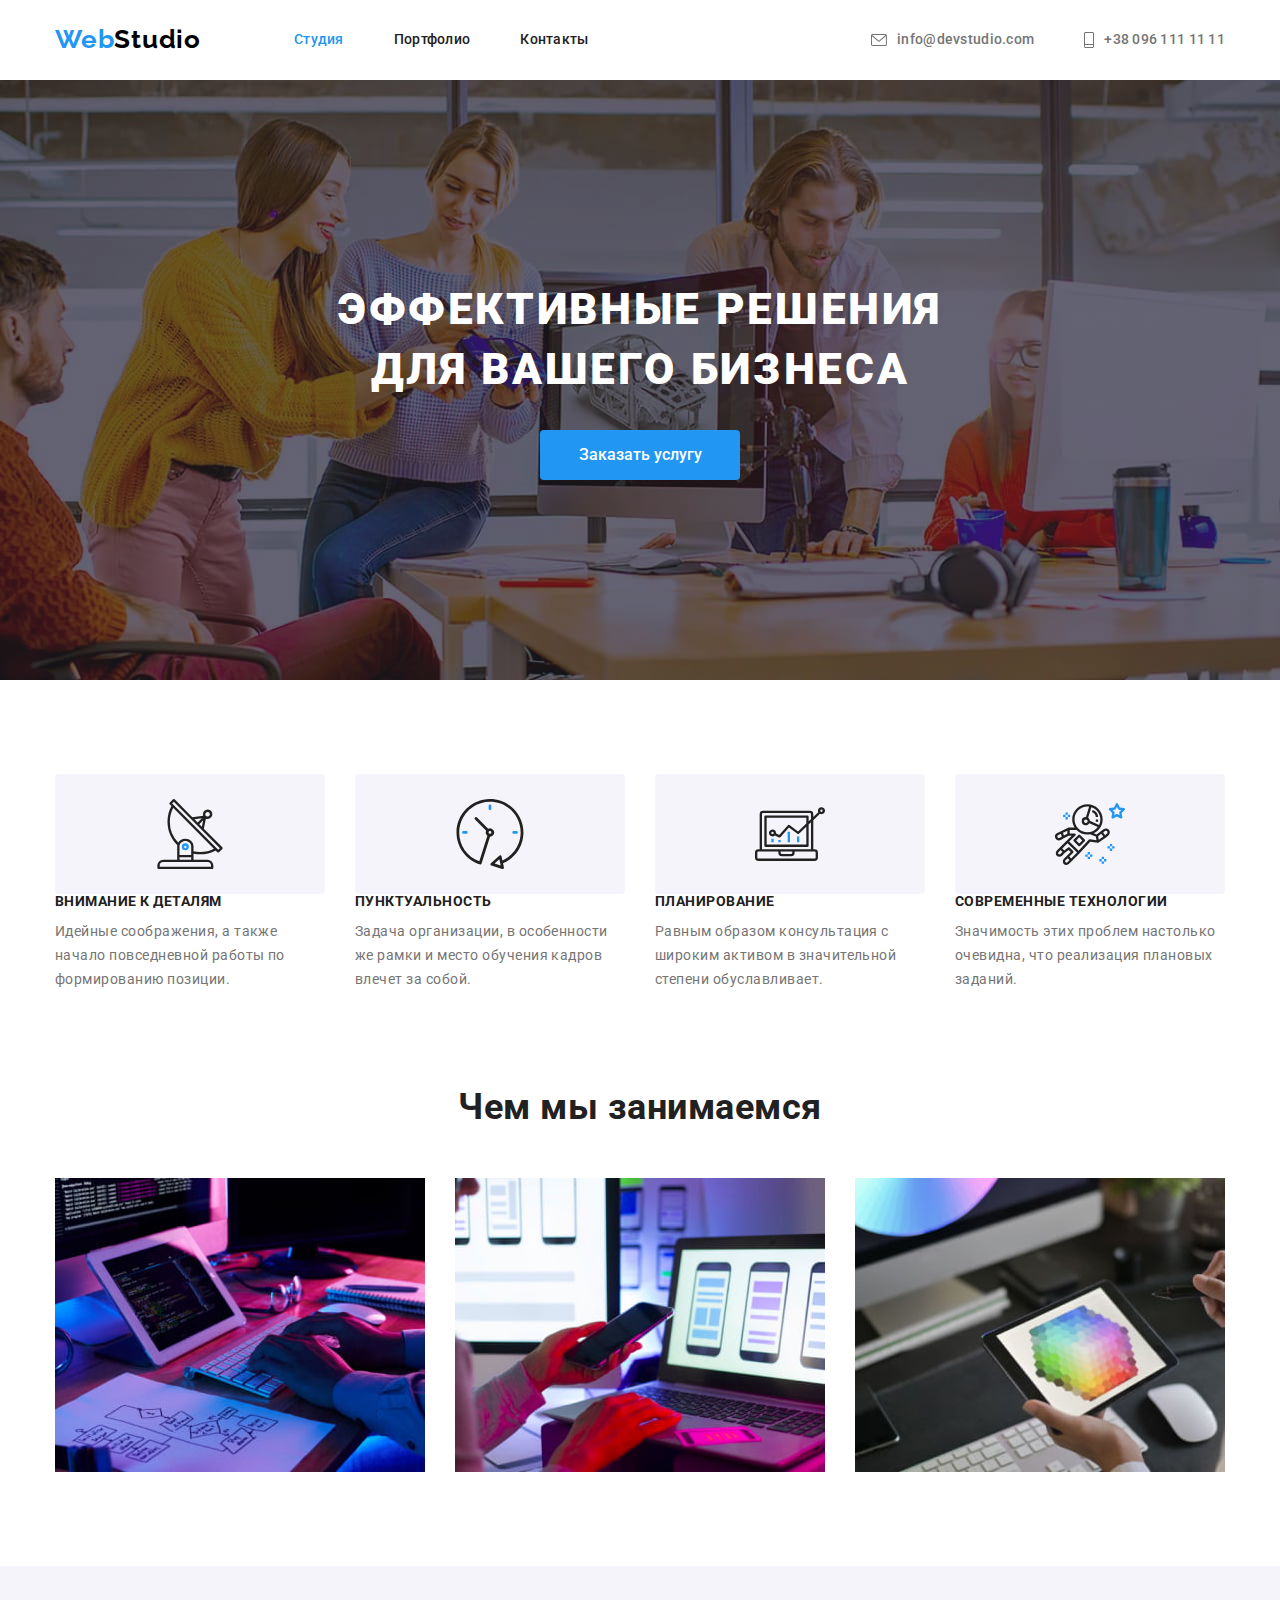
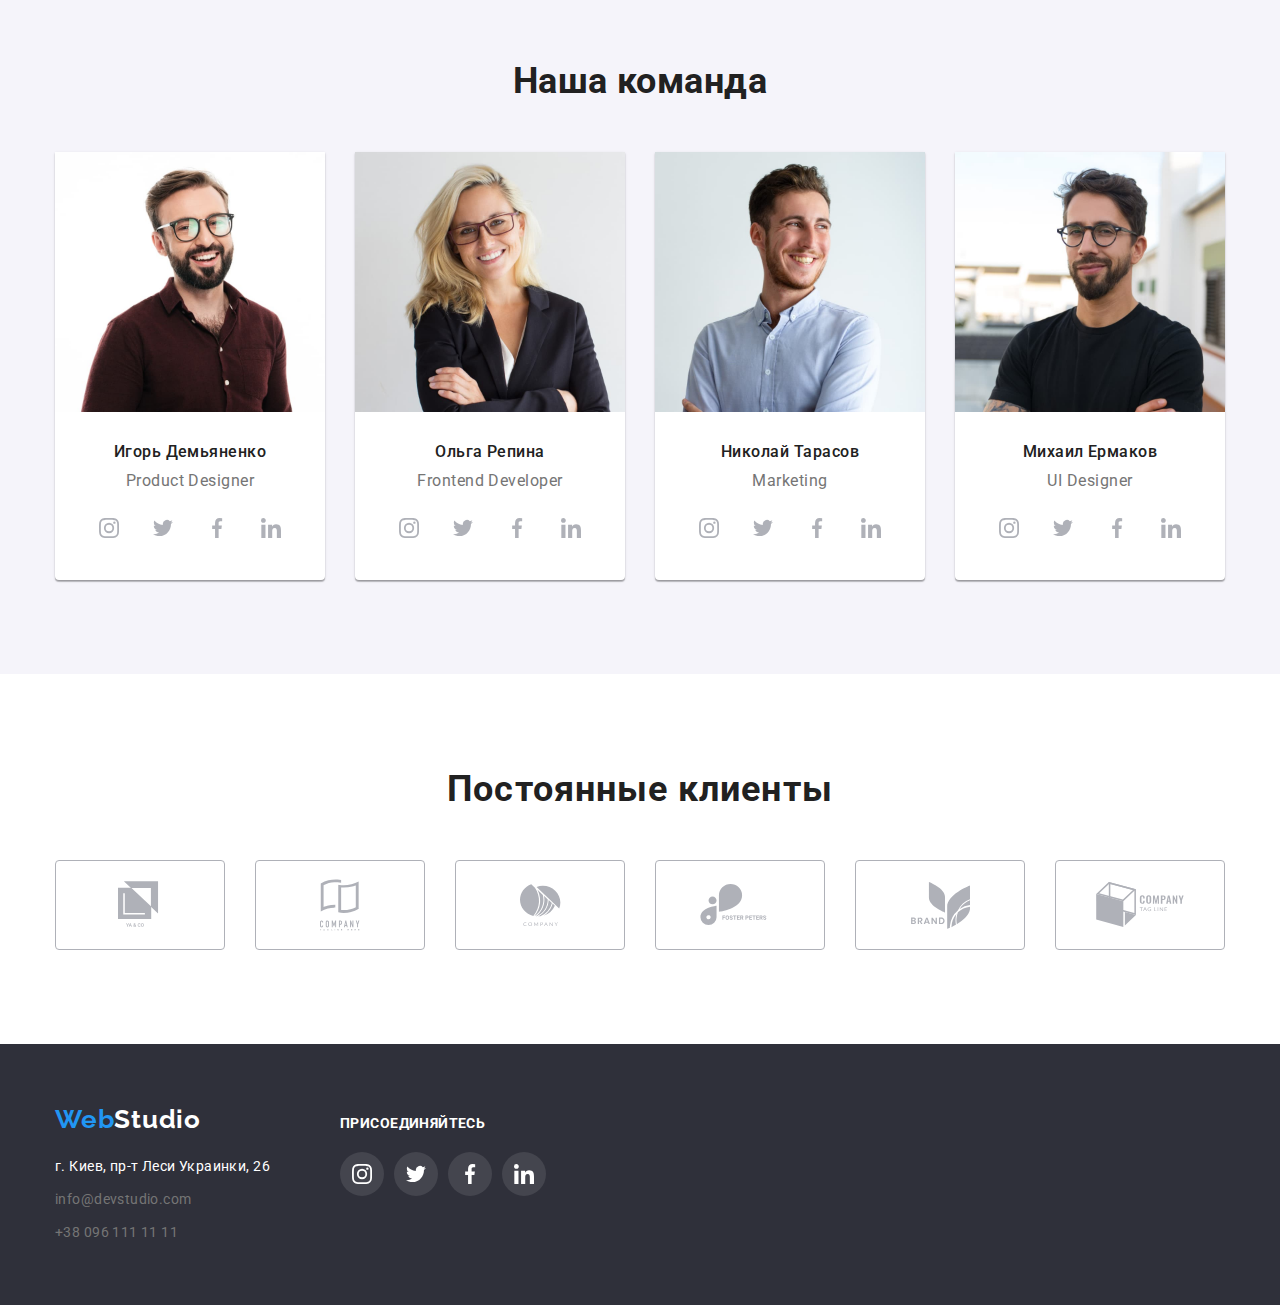
<file: index.html>
<!DOCTYPE html>
<html lang="ru">
  <head>
    <meta charset="UTF-8" />
    <meta name="viewport" content="width=device-width, initial-scale=1.0" />
    <title>Студия</title>
    <link
      rel="stylesheet"
      href="https://cdnjs.cloudflare.com/ajax/libs/modern-normalize/1.0.0/modern-normalize.min.css"
    />
    <link rel="preconnect" href="https://fonts.gstatic.com" />
    <link
      href="https://fonts.googleapis.com/css2?family=Raleway:wght@700&family=Roboto:wght@400;500;700;900&display=swap"
      rel="stylesheet"
    />
    <link rel="stylesheet" href="./css/style.css" />
  </head>
  <body>
    <header>
      <div class="container header">
        <nav class="main-nav">
          <a href="./index.html" class="logo link"
            ><span lang="en" class="accent">Web</span>Studio</a
          >

          <ul class="site-nav list">
            <li class="item">
              <a href="./index.html" class="link current">Студия</a>
            </li>
            <li class="item">
              <a href="./portfolio.html" class="link">Портфолио</a>
            </li>
            <li class="item"><a href="" class="link">Контакты</a></li>
          </ul>
        </nav>

        <ul class="contacts-nav list">
          <li class="item">
            <a href="mailto:info@devstudio.com" class="link"
              ><svg class="icon-mail" width="16px" height="12px">
                <use href="./images/symbol-defs.svg#icon-envelope"></use>
              </svg>
              info@devstudio.com</a
            >
          </li>
          <li class="item">
            <a href="tel:+380961111111" class="link"
              ><svg class="icon-smartphone" width="10px" height="16px">
                <use href="./images/symbol-defs.svg#icon-smartphone"></use>
              </svg>
              +38 096 111 11 11</a
            >
          </li>
        </ul>
      </div>
    </header>

    <main>
      <section class="hero">
        <div class="hero-img">
          <h1 class="hero-tittle">
            Эффективные решения<br />для вашего бизнеса
          </h1>
          <button type="button" class="button primary">Заказать услугу</button>
        </div>
      </section>

      <section class="section-studio">
        <h2 class="section-tittle visually-hidden">
          Конкурентные преимущества компании
        </h2>
        <div class="container">
          <ul class="about-us list">
            <li class="item">
              <div class="icon-studio">
                <svg class="icon" width="70px" height="70px">
                  <use href="./images/symbol-defs.svg#icon-antenna"></use>
                </svg>
              </div>
              <h3 class="section-tittle">Внимание к деталям</h3>
              <p class="section-text">
                Идейные соображения, а также начало повседневной работы по
                формированию позиции.
              </p>
            </li>
            <li class="item">
              <div class="icon-studio">
                <svg class="icon" width="70px" height="70px">
                  <use href="./images/symbol-defs.svg#icon-clock"></use>
                </svg>
              </div>
              <h3 class="section-tittle">Пунктуальность</h3>
              <p class="section-text">
                Задача организации, в особенности же рамки и место обучения
                кадров влечет за собой.
              </p>
            </li>
            <li class="item">
              <div class="icon-studio">
                <svg class="icon" width="70px" height="70px">
                  <use href="./images/symbol-defs.svg#icon-diagram"></use>
                </svg>
              </div>
              <h3 class="section-tittle">Планирование</h3>
              <p class="section-text">
                Равным образом консультация с широким активом в значительной
                степени обуславливает.
              </p>
            </li>
            <li class="item">
              <div class="icon-studio">
                <svg class="icon" width="70px" height="70px">
                  <use href="./images/symbol-defs.svg#icon-astronaut"></use>
                </svg>
              </div>
              <h3 class="section-tittle">Современные технологии</h3>
              <p class="section-text">
                Значимость этих проблем настолько очевидна, что реализация
                плановых заданий.
              </p>
            </li>
          </ul>
        </div>
      </section>

      <section class="features">
        <div class="container">
          <h2 class="features-tittle">Чем мы занимаемся</h2>
          <ul class="features-list list">
            <li class="item">
              <img
                src="./images/img1.jpg"
                alt="Программист за работой"
                width="370"
              />
            </li>
            <li class="item">
              <img
                src="./images/img2.jpg"
                alt="Веб дизайнер работает над интерфейсом приложения смартфона"
                width="370"
              />
            </li>
            <li class="item">
              <img
                src="./images/img3.jpg"
                alt="Веб дизайнер работает на планшете выбирая палитру"
                width="370"
              />
            </li>
          </ul>
        </div>
      </section>

      <section class="team">
        <div class="container">
          <h2 class="team-tittle">Наша команда</h2>
          <ul class="team-list list">
            <li class="team-list-item">
              <img
                class="team-card"
                src="./images/img-igor-demyanenko.jpg"
                alt="фото-портрет Игоря Демьяненко"
                width="270"
              />
              <h3 class="teammate">Игорь Демьяненко</h3>
              <p class="teammate-profession">Product Designer</p>
              <ul class="team-social list">
                <li class="item">
                  <a href="" class="social-link" aria-label="instagram"
                    ><svg width="20px" height="20px">
                      <use href="./images/symbol-defs.svg#icon-instagram"></use>
                    </svg>
                  </a>
                </li>
                <li class="item">
                  <a href="" class="social-link" aria-label="twitter"
                    ><svg width="20px" height="20px">
                      <use href="./images/symbol-defs.svg#icon-twitter"></use>
                    </svg>
                  </a>
                </li>
                <li class="item">
                  <a href="" class="social-link" aria-label="facebook"
                    ><svg width="20px" height="20px">
                      <use href="./images/symbol-defs.svg#icon-facebook"></use>
                    </svg>
                  </a>
                </li>
                <li class="item">
                  <a href="" class="social-link" aria-label="linkedin"
                    ><svg width="20px" height="20px">
                      <use href="./images/symbol-defs.svg#icon-linkedin"></use>
                    </svg>
                  </a>
                </li>
              </ul>
            </li>
            <li class="team-list-item">
              <img
                class="team-card"
                src="./images/img-olga-repina.jpg"
                alt="фото-портрет Ольги Репиной"
                width="270"
              />
              <h3 class="teammate">Ольга Репина</h3>
              <p class="teammate-profession">Frontend Developer</p>
              <ul class="team-social list">
                <li class="item">
                  <a href="" class="social-link" aria-label="instagram"
                    ><svg width="20px" height="20px">
                      <use href="./images/symbol-defs.svg#icon-instagram"></use>
                    </svg>
                  </a>
                </li>
                <li class="item">
                  <a href="" class="social-link" aria-label="twitter"
                    ><svg width="20px" height="20px">
                      <use href="./images/symbol-defs.svg#icon-twitter"></use>
                    </svg>
                  </a>
                </li>
                <li class="item">
                  <a href="" class="social-link" aria-label="facebook"
                    ><svg width="20px" height="20px">
                      <use href="./images/symbol-defs.svg#icon-facebook"></use>
                    </svg>
                  </a>
                </li>
                <li class="item">
                  <a href="" class="social-link" aria-label="linkedin"
                    ><svg width="20px" height="20px">
                      <use href="./images/symbol-defs.svg#icon-linkedin"></use>
                    </svg>
                  </a>
                </li>
              </ul>
            </li>
            <li class="team-list-item">
              <img
                class="team-card"
                src="./images/img-nikolay-tarasov.jpg"
                alt="фото-портрет Николая Тарасова"
                width="270"
              />
              <h3 class="teammate">Николай Тарасов</h3>
              <p class="teammate-profession">Marketing</p>
              <ul class="team-social list">
                <li class="item">
                  <a href="" class="social-link" aria-label="instagram"
                    ><svg width="20px" height="20px">
                      <use href="./images/symbol-defs.svg#icon-instagram"></use>
                    </svg>
                  </a>
                </li>
                <li class="item">
                  <a href="" class="social-link" aria-label="twitter"
                    ><svg width="20px" height="20px">
                      <use href="./images/symbol-defs.svg#icon-twitter"></use>
                    </svg>
                  </a>
                </li>
                <li class="item">
                  <a href="" class="social-link" aria-label="facebook"
                    ><svg width="20px" height="20px">
                      <use href="./images/symbol-defs.svg#icon-facebook"></use>
                    </svg>
                  </a>
                </li>
                <li class="item">
                  <a href="" class="social-link" aria-label="linkedin"
                    ><svg width="20px" height="20px">
                      <use href="./images/symbol-defs.svg#icon-linkedin"></use>
                    </svg>
                  </a>
                </li>
              </ul>
            </li>
            <li class="team-list-item">
              <img
                class="team-card"
                src="./images/img-mihail-ermakov.jpg"
                alt="фото-портрет Михаила Ермакова"
                width="270"
              />
              <h3 class="teammate">Михаил Ермаков</h3>
              <p class="teammate-profession">UI Designer</p>
              <ul class="team-social list">
                <li class="item">
                  <a href="" class="social-link" aria-label="instagram"
                    ><svg width="20px" height="20px">
                      <use href="./images/symbol-defs.svg#icon-instagram"></use>
                    </svg>
                  </a>
                </li>
                <li class="item">
                  <a href="" class="social-link" aria-label="twitter"
                    ><svg width="20px" height="20px">
                      <use href="./images/symbol-defs.svg#icon-twitter"></use>
                    </svg>
                  </a>
                </li>
                <li class="item">
                  <a href="" class="social-link" aria-label="facebook"
                    ><svg width="20px" height="20px">
                      <use href="./images/symbol-defs.svg#icon-facebook"></use>
                    </svg>
                  </a>
                </li>
                <li class="item">
                  <a href="" class="social-link" aria-label="linkedin"
                    ><svg width="20px" height="20px">
                      <use href="./images/symbol-defs.svg#icon-linkedin"></use>
                    </svg>
                  </a>
                </li>
              </ul>
            </li>
          </ul>
        </div>
      </section>

      <section class="clients">
        <div class="container">
          <h2 class="clients-tittle">Постоянные клиенты</h2>
          <ul class="clients-logo list">
            <li class="item">
              <a href="" class="client-link"
                ><svg width="44.27px" height="49.23px">
                  <use href="./images/symbol-defs.svg#icon-logo-one"></use>
                </svg>
              </a>
            </li>
            <li class="item">
              <a href="" class="client-link"
                ><svg width="40px" height="52px">
                  <use href="./images/symbol-defs.svg#icon-logo-two"></use>
                </svg>
              </a>
            </li>
            <li class="item">
              <a href="" class="client-link"
                ><svg width="41px" height="42.6px">
                  <use href="./images/symbol-defs.svg#icon-logo-three"></use>
                </svg>
              </a>
            </li>
            <li class="item">
              <a href="" class="client-link"
                ><svg width="79.66px" height="42.02px">
                  <use href="./images/symbol-defs.svg#icon-logo-four"></use>
                </svg>
              </a>
            </li>
            <li class="item">
              <a href="" class="client-link"
                ><svg width="59px" height="47px">
                  <use href="./images/symbol-defs.svg#icon-logo-five"></use>
                </svg>
              </a>
            </li>
            <li class="item">
              <a href="" class="client-link"
                ><svg width="88.48px" height="45.44px">
                  <use href="./images/symbol-defs.svg#icon-logo-six"></use>
                </svg>
              </a>
            </li>
          </ul>
        </div>
      </section>
    </main>

    <footer class="footer">
      <div class="container">
        <div class="footer-left">
          <a href="./index.html" class="logo link"
            ><span lang="en" class="accent">Web</span
            ><span class="footer-logo">Studio</span></a
          >
          <address>г. Киев, пр-т Леси Украинки, 26</address>
          <ul class="contacts-nav list footer-contacts">
            <li class="footer-item">
              <a href="mailto:info@devstudio.com" class="link"
                >info@devstudio.com</a
              >
            </li>
            <li class="footer-item">
              <a href="tel:+380961111111" class="link">+38 096 111 11 11</a>
            </li>
          </ul>
        </div>

        <div class="footer-social">
          <p class="tittle">присоединяйтесь</p>
          <ul class="footer-social-list list">
            <li class="item">
              <a href="" class="social-link" aria-label="instagram"
                ><svg width="20px" height="20px">
                  <use href="./images/symbol-defs.svg#icon-instagram"></use>
                </svg>
              </a>
            </li>
            <li class="item">
              <a href="" class="social-link" aria-label="twitter"
                ><svg width="20px" height="20px">
                  <use href="./images/symbol-defs.svg#icon-twitter"></use>
                </svg>
              </a>
            </li>
            <li class="item">
              <a href="" class="social-link" aria-label="facebook"
                ><svg width="20px" height="20px">
                  <use href="./images/symbol-defs.svg#icon-facebook"></use>
                </svg>
              </a>
            </li>
            <li class="item">
              <a href="" class="social-link" aria-label="linkedin"
                ><svg width="20px" height="20px">
                  <use href="./images/symbol-defs.svg#icon-linkedin"></use>
                </svg>
              </a>
            </li>
          </ul>
        </div>
      </div>
    </footer>
  </body>
</html>
</file>
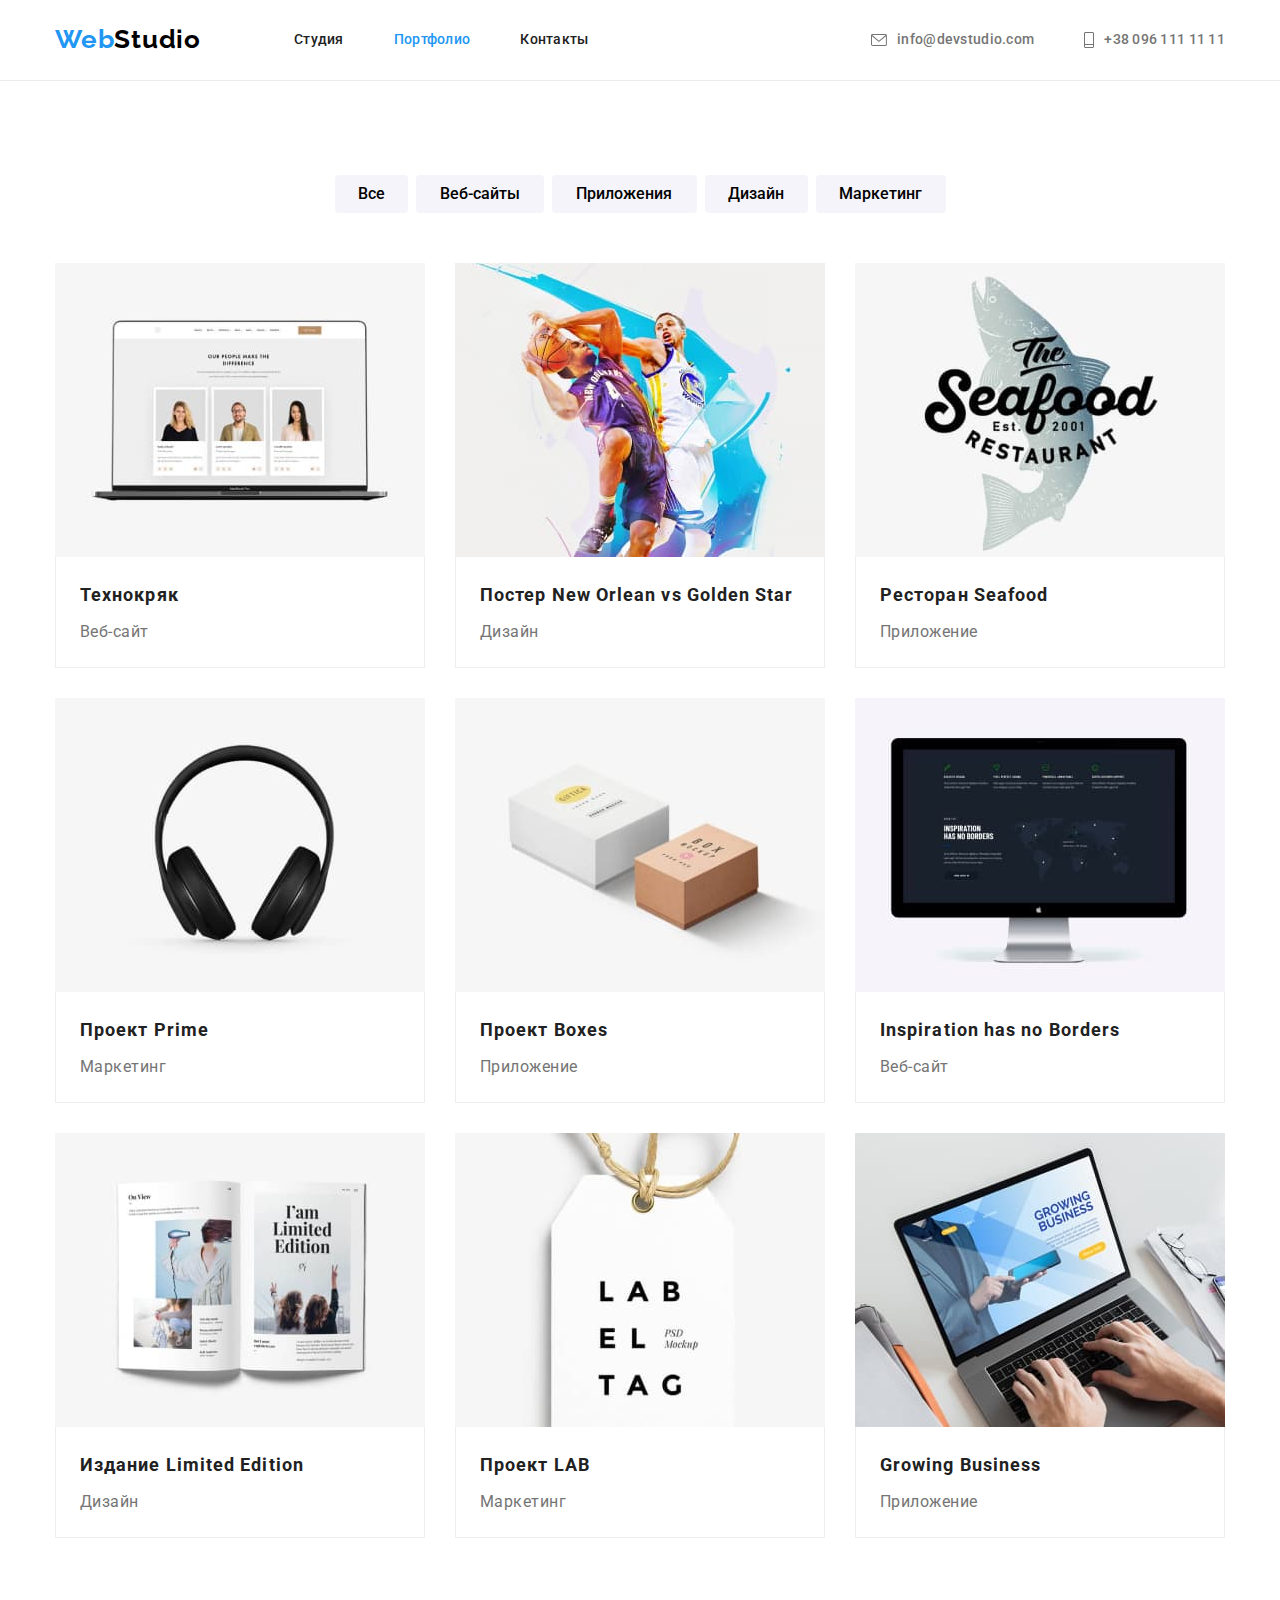
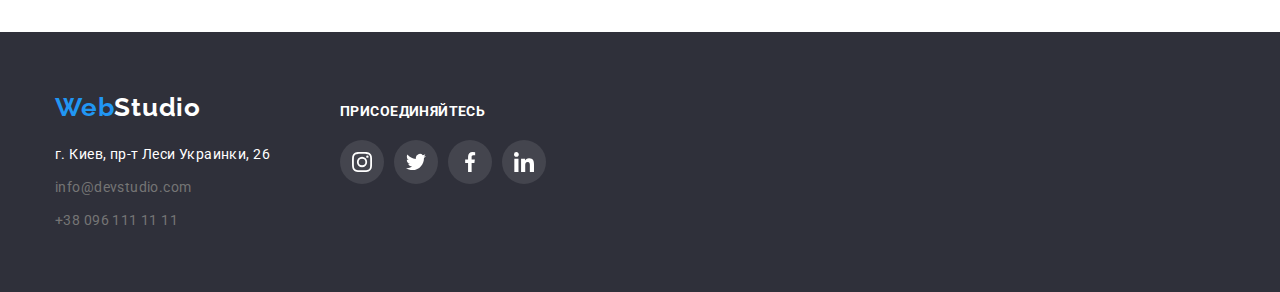
<file: portfolio.html>
<!DOCTYPE html>
<html lang="ru">
  <head>
    <meta charset="UTF-8" />
    <meta name="viewport" content="width=device-width, initial-scale=1.0" />
    <title>Портфолио</title>
    <link
      rel="stylesheet"
      href="https://cdnjs.cloudflare.com/ajax/libs/modern-normalize/1.0.0/modern-normalize.min.css"
    />
    <link rel="preconnect" href="https://fonts.gstatic.com" />
    <link
      href="https://fonts.googleapis.com/css2?family=Raleway:wght@700&family=Roboto:wght@400;500;700;900&display=swap"
      rel="stylesheet"
    />
    <link rel="stylesheet" href="./css/style.css" />
  </head>
  <body>
    <header class="portfolio-header">
      <div class="container header">
        <nav class="main-nav">
          <a href="./index.html" class="logo link"
            ><span lang="en" class="accent">Web</span>Studio</a
          >

          <ul class="site-nav list">
            <li class="item">
              <a href="./index.html" class="link">Студия</a>
            </li>
            <li class="item">
              <a href="./portfolio.html" class="link current">Портфолио</a>
            </li>
            <li class="item"><a href="" class="link">Контакты</a></li>
          </ul>
        </nav>

        <ul class="contacts-nav list">
          <li class="item">
            <a href="mailto:info@devstudio.com" class="link"
              ><svg class="icon-mail" width="16px" height="12px">
                <use href="./images/symbol-defs.svg#icon-envelope"></use>
              </svg>
              info@devstudio.com</a
            >
          </li>
          <li class="item">
            <a href="tel:+380961111111" class="link"
              ><svg class="icon-smartphone" width="10px" height="16px">
                <use href="./images/symbol-defs.svg#icon-smartphone"></use>
              </svg>
              +38 096 111 11 11</a
            >
          </li>
        </ul>
      </div>
    </header>

    <main>
      <section class="examples">
        <div class="container">
          <h1 class="visually-hidden">Портфолио</h1>
          <ul class="portfolio-buttons list">
            <li class="item">
              <button
                type="button"
                class="button gallery-button-all buttons-shadow"
              >
                Все
              </button>
            </li>
            <li class="item">
              <button
                type="button"
                class="button gallery-button-web buttons-shadow"
              >
                Веб-сайты
              </button>
            </li>
            <li class="item">
              <button
                type="button"
                class="button gallery-button-app buttons-shadow"
              >
                Приложения
              </button>
            </li>
            <li class="item">
              <button
                type="button"
                class="button gallery-button-design buttons-shadow"
              >
                Дизайн
              </button>
            </li>
            <li class="item">
              <button
                type="button"
                class="button gallery-button-marketing buttons-shadow"
              >
                Маркетинг
              </button>
            </li>
          </ul>

          <ul class="examples-cards list">
            <li class="card">
              <a href="" class="link"
                ><img
                  src="./images/tehnokryak.jpg"
                  alt="Изображение открытого ноутбука"
                  width="370"
                />
                <div class="examples-content">
                  <h2 class="examples-tittle">Технокряк</h2>
                  <p class="examples-text">Веб-сайт</p>
                </div>
              </a>
            </li>
            <li class="card">
              <a href="" class="link"
                ><img
                  src="./images/New-Orlean-vs-Golden-Star.jpg"
                  alt="Изображение двух баскетболистов"
                  width="370"
                />
                <div class="examples-content">
                  <h2 class="examples-tittle">
                    Постер New Orlean vs Golden Star
                  </h2>
                  <p class="examples-text">Дизайн</p>
                </div>
              </a>
            </li>
            <li class="card">
              <a href="" class="link"
                ><img
                  src="./images/Ресторан-Seafood.jpg"
                  alt="Логотип ресторана"
                  width="370"
                />
                <div class="examples-content">
                  <h2 class="examples-tittle">Ресторан Seafood</h2>
                  <p class="examples-text">Приложение</p>
                </div>
              </a>
            </li>
            <li class="card">
              <a href="" class="link"
                ><img
                  src="./images/Проект-Prime.jpg"
                  alt="Изображение наушников"
                  width="370"
                />
                <div class="examples-content">
                  <h2 class="examples-tittle">Проект Prime</h2>
                  <p class="examples-text">Маркетинг</p>
                </div>
              </a>
            </li>
            <li class="card">
              <a href="" class="link"
                ><img
                  src="./images/Проект-Boxes.jpg"
                  alt="Изображение двух коробок"
                  width="370"
                />
                <div class="examples-content">
                  <h2 class="examples-tittle">Проект Boxes</h2>
                  <p class="examples-text">Приложение</p>
                </div>
              </a>
            </li>
            <li class="card">
              <a href="" class="link"
                ><img
                  src="./images/Inspiration-has-no-Borders.jpg"
                  alt="Изображение монитора"
                  width="370"
                />
                <div class="examples-content">
                  <h2 class="examples-tittle">Inspiration has no Borders</h2>
                  <p class="examples-text">Веб-сайт</p>
                </div>
              </a>
            </li>
            <li class="card">
              <a href="" class="link"
                ><img
                  src="./images/Издание-Limited-Edition.jpg"
                  alt="Изображение открытой книги"
                  width="370"
                />
                <div class="examples-content">
                  <h2 class="examples-tittle">Издание Limited Edition</h2>
                  <p class="examples-text">Дизайн</p>
                </div>
              </a>
            </li>
            <li class="card">
              <a href="" class="link"
                ><img
                  src="./images/Проект-LAB.jpg"
                  alt="Изображение бирки с названием"
                  width="370"
                />
                <div class="examples-content">
                  <h2 class="examples-tittle">Проект LAB</h2>
                  <p class="examples-text">Маркетинг</p>
                </div>
              </a>
            </li>
            <li class="card">
              <a href="" class="link"
                ><img
                  src="./images/Growing-Business.jpg"
                  alt="Изображение ноутбука на котором работают"
                  width="370"
                />
                <div class="examples-content">
                  <h2 class="examples-tittle">Growing Business</h2>
                  <p class="examples-text">Приложение</p>
                </div>
              </a>
            </li>
          </ul>
        </div>
      </section>
    </main>

    <footer class="footer">
      <div class="container">
        <div class="footer-left">
          <a href="./index.html" class="logo link"
            ><span lang="en" class="accent">Web</span
            ><span class="footer-logo">Studio</span></a
          >
          <address>г. Киев, пр-т Леси Украинки, 26</address>
          <ul class="contacts-nav list footer-contacts">
            <li class="footer-item">
              <a href="mailto:info@devstudio.com" class="link"
                >info@devstudio.com</a
              >
            </li>
            <li class="footer-item">
              <a href="tel:+380961111111" class="link">+38 096 111 11 11</a>
            </li>
          </ul>
        </div>

        <div class="footer-social">
          <p class="tittle">присоединяйтесь</p>
          <ul class="footer-social-list list">
            <li class="item">
              <a href="" class="social-link" aria-label="instagram"
                ><svg width="20px" height="20px">
                  <use href="./images/symbol-defs.svg#icon-instagram"></use>
                </svg>
              </a>
            </li>
            <li class="item">
              <a href="" class="social-link" aria-label="twitter"
                ><svg width="20px" height="20px">
                  <use href="./images/symbol-defs.svg#icon-twitter"></use>
                </svg>
              </a>
            </li>
            <li class="item">
              <a href="" class="social-link" aria-label="facebook"
                ><svg width="20px" height="20px">
                  <use href="./images/symbol-defs.svg#icon-facebook"></use>
                </svg>
              </a>
            </li>
            <li class="item">
              <a href="" class="social-link" aria-label="linkedin"
                ><svg width="20px" height="20px">
                  <use href="./images/symbol-defs.svg#icon-linkedin"></use>
                </svg>
              </a>
            </li>
          </ul>
        </div>
      </div>
    </footer>
  </body>
</html>
</file>
<file: css/style.css>
:root {
  --primary-bg-color: #ffffff;
  --secondary-bg-color: #2f303a;
  --txt-main-color: #212121;
  --txt-second-color: #757575;
  --txt-white-color: #ffffff;
  --accent-color: #2196f3;
  --footer-contacts-color: rgba(255, 255, 255, 0.6);
  --button-bg-color-: #f5f4fa;
  --logo-color: #000000;
  --footer-bg-color: #2f303a;
  --border-bottom-color: #ececec;
  --card-border-color: #eeeeee;
  --social-link-color: #afb1b8;
  --icon-white-color: #ffffff;
  --clients-logo-border-color: #afb1b8;
}

body {
  background-color: var(--primary-bg-color);
  color: var(--txt-main-color);
  font-family: 'Roboto', sans-serif;
  letter-spacing: 0.03em;
}

/* Общие стили */
.container {
  margin-left: auto;
  margin-right: auto;
  width: 1200px;
  padding-left: 15px;
  padding-right: 15px;
}

.visually-hidden {
  position: absolute;
  clip: rect(0 0 0 0);
  width: 1px;
  height: 1px;
  margin: -1px;
}

a {
  text-decoration: none;
}

.list {
  padding: 0;
  margin: 0;
  list-style: none;
}

img {
  display: block;
}

.accent {
  color: var(--accent-color);
}

/* Стили для хедера */
.header {
  display: flex;
  align-items: center;
}

.logo {
  margin-right: 93px;

  color: var(--logo-color);
  font-family: 'Raleway', sans-serif;
  font-weight: 700;
  font-size: 26px;
  line-height: 1.2;
  letter-spacing: 0.03em;
}

/* Навигацыя */
.main-nav {
  display: flex;
  align-items: center;
}

.site-nav {
  display: flex;
  padding: 0;
  margin: 0;
}

.site-nav .item + .item {
  margin-left: 50px;
}

.site-nav .link {
  padding: 32px 0;
  display: block;

  color: var(--txt-main-color);
  font-weight: 500;
  font-size: 14px;
  line-height: 1.14;
  letter-spacing: 0.02em;
}

.site-nav .link:hover,
.site-nav .link:focus {
  color: var(--accent-color);
}

.site-nav .link.current {
  color: var(--accent-color);
}

/* Контакты */
.contacts-nav {
  display: flex;
  padding: 0;
  margin-left: auto;
}

.contacts-nav .item + .item {
  margin-left: 50px;
}

.contacts-nav .link {
  display: flex;
  /*justify-content: center;*/
  align-items: center;

  padding: 32px 0;

  color: var(--txt-second-color);
  font-weight: 500;
  font-size: 14px;
  line-height: 1.14;
  letter-spacing: 0.02em;
}

.contacts-nav .link:hover,
.contacts-nav .link:focus {
  color: var(--accent-color);
}

.icon-mail {
  width: 16px;
  height: 12px;
  fill: currentColor;
  margin-right: 10px;
}

.icon-smartphone {
  width: 10px;
  height: 16px;
  fill: currentColor;
  margin-right: 10px;
}

.contacts-nav .icon-smartphone:hover,
.contacts-nav .icon-smartphone:focus {
  fill: var(--accent-color);
}

/* Стили для index.html */

/* Hero */
.hero {
  text-align: center;
  background-color: var(--secondary-bg-color);
}

.hero-img {
  max-width: 1600px;
  height: 600px;
  margin-left: auto;
  margin-right: auto;
  padding-top: 200px;
  padding-bottom: 200px;

  background-image: linear-gradient(
      to right,
      rgba(47, 48, 58, 0.4),
      rgba(47, 48, 58, 0.4)
    ),
    url(../images/hero.jpg);

  background-repeat: no-repeat;
  background-position: center;
  background-size: cover;
}

.hero .hero-tittle {
  margin: 0;
  margin-bottom: 30px;

  color: var(--txt-white-color);
  font-weight: 900;
  font-size: 44px;
  line-height: 1.36;
  letter-spacing: 0.06em;
  text-transform: uppercase;
}

.button.primary {
  width: 200px;
  height: 50px;

  background-color: var(--accent-color);
  color: var(--txt-white-color);
}

.button.primary:hover,
button.primary:focus {
  background-color: var(--button-bg-color-);
  color: var(--txt-main-color);
  border: 1px solid var(--accent-color);
}

/* Section studio*/
.section-studio {
  padding-top: 94px;
}

.section-tittle {
  margin: 0;
  margin-bottom: 10px;

  font-weight: 700;
  font-size: 14px;
  line-height: 1.14;
  text-transform: uppercase;
}

.about-us {
  display: flex;
}

.about-us .item {
  box-sizing: border-box;
  width: 270px;
}

.about-us .item:not(:last-child),
.features-list .item:not(:last-child) {
  margin-right: 30px;
}

.icon-studio {
  width: 270px;
  height: 120px;

  display: flex;
  align-items: center;

  background-color: var(--button-bg-color-);
  border-radius: 4px;
}

.icon-studio .icon {
  margin-right: auto;
  margin-left: auto;
}

.section-text {
  margin: 0;

  color: var(--txt-second-color);
  font-size: 14px;
  line-height: 1.71;
}

/* Fetures */
.features {
  padding-top: 94px;
  padding-bottom: 94px;
}

.features-tittle {
  text-align: center;
  margin-top: 0;
  margin-bottom: 50px;

  font-weight: 700;
  font-size: 36px;
  line-height: 1.17;
}

.features-list {
  display: flex;
}

/* Team */
.team {
  padding-top: 94px;
  padding-bottom: 94px;
  background-color: var(--button-bg-color-);
}

.team-tittle {
  text-align: center;
  margin-top: 0;
  margin-bottom: 50px;

  font-weight: 700;
  font-size: 36px;
  line-height: 1.17;
}

.team-list {
  display: flex;
}

.team-list-item:not(:last-child) {
  margin-right: 30px;
}

.team-list-item {
  border-bottom-right-radius: 4px;
  border-bottom-left-radius: 4px;

  background-color: var(--primary-bg-color);
  box-shadow: 0px 1px 3px rgba(0, 0, 0, 0.12), 0px 1px 1px rgba(0, 0, 0, 0.14),
    0px 2px 1px rgba(0, 0, 0, 0.2);
}

.team-card {
  margin-bottom: 30px;
}

.teammate {
  text-align: center;
  margin-top: 0;
  margin-bottom: 10px;

  font-weight: 500;
  font-size: 16px;
  line-height: 1.19;
}

.teammate-profession {
  text-align: center;
  margin-top: 0;
  margin-bottom: 16px;

  color: var(--txt-second-color);
  font-size: 16px;
  line-height: 1.19;
}

.team-social {
  display: flex;
  padding-left: 32px;
  padding-right: 32px;
  margin-bottom: 30px;
}

.social-link {
  display: flex;
  width: 44px;
  height: 44px;
  justify-content: center;
  align-items: center;

  border-radius: 50%;
  fill: var(--social-link-color);
}

.social-link:hover,
.social-link:focus {
  background-color: var(--accent-color);
  fill: var(--icon-white-color);
}

.team-social .item:not(:last-child) {
  margin-right: 10px;
}

/* Clients */

.clients {
  padding-top: 94px;
  padding-bottom: 94px;
}

.clients-tittle {
  margin-top: 0;
  margin-bottom: 50px;

  font-weight: 700;
  font-size: 36px;
  line-height: 1.17;
  text-align: center;
  letter-spacing: 0.03em;
  color: var(--txt-main-color);
}

.clients-logo {
  display: flex;
}

.clients-logo .item:not(:last-child) {
  margin-right: 30px;
}

.client-link {
  width: 170px;
  height: 90px;

  display: flex;
  justify-content: center;
  align-items: center;

  border: 1px solid var(--clients-logo-border-color);
  border-radius: 4px;
  fill: var(--social-link-color);
}

.client-link:hover,
.client-link:focus {
  fill: var(--accent-color);
  border-color: var(--accent-color);
}

/* Footer */
.footer {
  padding-top: 60px;
  padding-bottom: 60px;

  background-color: var(--footer-bg-color);
}

.footer .container {
  display: flex;
  align-items: baseline;
}

.footer-left {
  margin-right: 70px;
}

.footer-logo {
  color: var(--txt-white-color);
}

.footer .logo {
  display: block;
  margin-right: 0;
  margin-bottom: 20px;
}

address {
  margin-bottom: 9px;

  color: var(--txt-white-color);
  font-style: normal;
  font-size: 14px;
  line-height: 1.71;
  letter-spacing: 0.03em;
}

.footer-contacts {
  display: inline-block;
}

.footer-item:not(:last-child) {
  margin-bottom: 9px;
}

.footer-item .link {
  padding: 0;

  font-weight: 400;
  line-height: 1.7;
  letter-spacing: 0.03em;
}

.footer-social {
  width: 206px;
  height: 80px;

  display: flex;
  flex-direction: column;
}

.footer-social .tittle {
  margin: 0;
  margin-bottom: 20px;

  font-weight: 700;
  font-size: 14px;
  line-height: 1.14;
  letter-spacing: 0.03em;
  text-transform: uppercase;
  color: var(--txt-white-color);
}

.footer-social-list {
  display: flex;
}

.footer-social-list .social-link {
  background-color: rgba(255, 255, 255, 0.1);
  fill: var(--icon-white-color);
}

.footer-social-list .social-link:hover,
.footer-social-list .social-link:focus {
  background-color: var(--accent-color);
}
.footer-social-list .item:not(:last-child) {
  margin-right: 10px;
}

/* Стили для portfolio.html */
.portfolio-header {
  border-bottom: 1px solid #ececec;
}

.portfolio-buttons {
  display: flex;
  justify-content: center;
  margin-bottom: 50px;
}

.portfolio-buttons .item:not(:last-child) {
  margin-right: 8px;
}
.button {
  border: transparent;
  border-radius: 4px;

  background-color: var(--button-bg-color-);
  font-weight: 500;
  font-size: 16px;
  line-height: 1.62;
  font-family: inherit;
  cursor: pointer;
}

.button:hover,
.button:focus {
  background-color: var(--accent-color);
  color: var(--txt-white-color);
}

.gallery-button-all {
  width: 73px;
  height: 38px;
}

.gallery-button-web {
  width: 128px;
  height: 38px;
}

.gallery-button-app {
  width: 145px;
  height: 38px;
}

.gallery-button-design {
  width: 103px;
  height: 38px;
}

.gallery-button-marketing {
  width: 130px;
  height: 38px;
}

.buttons-shadow:hover,
.buttons-shadow:focus {
  box-shadow: 0px 3px 1px rgba(0, 0, 0, 0.1), 0px 1px 2px rgba(0, 0, 0, 0.08),
    0px 2px 2px rgba(0, 0, 0, 0.12);
}

/* Examples */
.examples {
  padding-top: 94px;
  padding-bottom: 94px;
}

.examples-cards {
  display: flex;
  flex-wrap: wrap;
}

.card {
  flex-basis: calc((100% - 2 * 30px) / 3);
  margin-right: 30px;
  margin-bottom: 30px;
  background-color: var(--primary-bg-color);
}

.examples-cards .link {
  display: block;
}

.examples-cards .link:hover,
.examples-cards .link:focus {
  box-shadow: 0px 1px 1px rgba(0, 0, 0, 0.12), 0px 4px 4px rgba(0, 0, 0, 0.06),
    1px 4px 6px rgba(0, 0, 0, 0.16);
}

.card:nth-child(3n) {
  margin-right: 0;
}

.card:nth-last-child(-n + 3) {
  margin-bottom: 0;
}

.examples-tittle {
  margin: 0;
  margin-bottom: 4px;

  color: var(--txt-main-color);
  font-weight: 700;
  font-size: 18px;
  line-height: 2;
  letter-spacing: 0.06em;
}

.examples-text {
  margin: 0;

  color: var(--txt-second-color);
  font-size: 16px;
  line-height: 1.87;
}

.examples-content {
  padding: 20px 24px;
  border-right: 1px solid var(--card-border-color);
  border-bottom: 1px solid var(--card-border-color);
  border-left: 1px solid var(--card-border-color);
}
</file>
